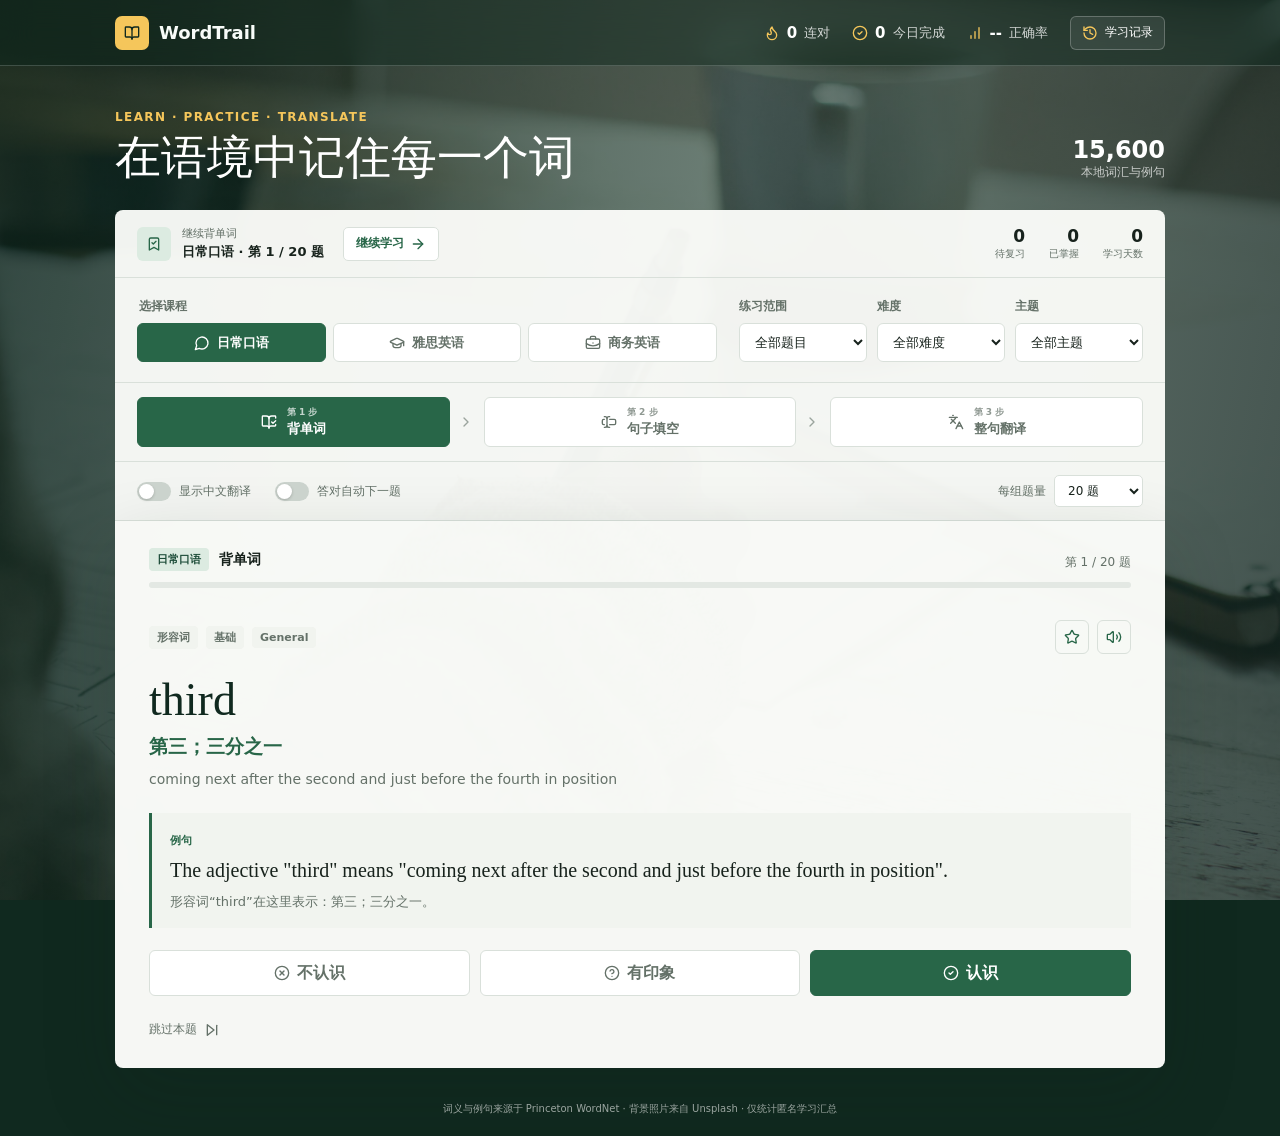
<file: index.html>
<!doctype html>
<html lang="zh-CN">
<head>
  <meta charset="UTF-8">
  <meta name="viewport" content="width=device-width, initial-scale=1.0">
  <meta name="description" content="雅思、日常口语和商务英语的单词学习、句子填空与整句翻译练习。">
  <title>WordTrail 英语学习</title>
  <script type="module" crossorigin src="./assets/main-DTE3OWhO.js"></script>
  <link rel="modulepreload" crossorigin href="./assets/cloudbase-rpc-BMMtAu0U.js">
  <link rel="stylesheet" crossorigin href="./assets/main-DLjFJu4E.css">
</head>
<body>
  <div class="page-overlay" aria-hidden="true"></div>

  <header class="site-header">
    <a class="brand" href="#" aria-label="WordTrail 首页">
      <span class="brand-mark"><i data-lucide="book-open" aria-hidden="true"></i></span>
      <span>WordTrail</span>
    </a>
    <div class="header-stats" aria-label="今日学习统计">
      <span><i data-lucide="flame" aria-hidden="true"></i><strong id="streak-count">0</strong> 连对</span>
      <span><i data-lucide="circle-check" aria-hidden="true"></i><strong id="today-count">0</strong> 今日完成</span>
      <span><i data-lucide="chart-no-axes-column-increasing" aria-hidden="true"></i><strong id="accuracy-count">--</strong> 正确率</span>
      <button id="history-button" class="header-button" type="button" aria-label="打开学习记录"><i data-lucide="history" aria-hidden="true"></i>学习记录</button>
    </div>
  </header>

  <main class="app-shell">
    <section class="course-head" aria-labelledby="page-title">
      <div>
        <p class="eyebrow">Learn · Practice · Translate</p>
        <h1 id="page-title">在语境中记住每一个词</h1>
      </div>
      <p class="course-total"><strong id="course-count">15,600</strong><span>本地词汇与例句</span></p>
    </section>

    <section class="learning-overview" aria-label="学习概览">
      <div class="resume-summary">
        <span class="resume-icon"><i data-lucide="bookmark-check" aria-hidden="true"></i></span>
        <div>
          <span id="resume-label">开始今天的学习</span>
          <strong id="resume-title">选择课程后开始练习</strong>
        </div>
        <button id="resume-button" class="resume-button" type="button" hidden>继续学习<i data-lucide="arrow-right" aria-hidden="true"></i></button>
      </div>
      <div class="overview-metrics">
        <span><strong id="due-count">0</strong>待复习</span>
        <span><strong id="mastered-count">0</strong>已掌握</span>
        <span><strong id="study-days">0</strong>学习天数</span>
      </div>
    </section>

    <section class="filter-bar" aria-label="课程筛选">
      <fieldset class="course-switcher">
        <legend>选择课程</legend>
        <label>
          <input type="radio" name="course" value="daily" checked>
          <span><i data-lucide="message-circle" aria-hidden="true"></i>日常口语</span>
        </label>
        <label>
          <input type="radio" name="course" value="ielts">
          <span><i data-lucide="graduation-cap" aria-hidden="true"></i>雅思英语</span>
        </label>
        <label>
          <input type="radio" name="course" value="business">
          <span><i data-lucide="briefcase-business" aria-hidden="true"></i>商务英语</span>
        </label>
      </fieldset>

      <div class="select-fields">
        <label>
          <span>练习范围</span>
          <select id="scope-filter">
            <option value="all">全部题目</option>
            <option value="due">到期复习</option>
            <option value="wrong">错题本</option>
            <option value="favorites">收藏夹</option>
          </select>
        </label>
        <label>
          <span>难度</span>
          <select id="difficulty-filter">
            <option value="all">全部难度</option>
            <option value="Basic">基础</option>
            <option value="Intermediate">进阶</option>
            <option value="Advanced">高阶</option>
          </select>
        </label>
        <label>
          <span>主题</span>
          <select id="topic-filter">
            <option value="all">全部主题</option>
          </select>
        </label>
      </div>
    </section>

    <nav class="mode-switcher" aria-label="学习模式">
      <button type="button" data-mode="learn" aria-pressed="true">
        <i data-lucide="book-open-check" aria-hidden="true"></i>
        <span><small>第 1 步</small>背单词</span>
      </button>
      <i data-lucide="chevron-right" aria-hidden="true"></i>
      <button type="button" data-mode="cloze" aria-pressed="false">
        <i data-lucide="text-cursor-input" aria-hidden="true"></i>
        <span><small>第 2 步</small>句子填空</span>
      </button>
      <i data-lucide="chevron-right" aria-hidden="true"></i>
      <button type="button" data-mode="translate" aria-pressed="false">
        <i data-lucide="languages" aria-hidden="true"></i>
        <span><small>第 3 步</small>整句翻译</span>
      </button>
    </nav>

    <section class="preference-strip" aria-label="练习偏好">
      <label class="switch-control">
        <input id="translation-toggle" type="checkbox">
        <span class="switch-track" aria-hidden="true"></span>
        <span>显示中文翻译</span>
      </label>
      <label class="switch-control">
        <input id="auto-next-toggle" type="checkbox">
        <span class="switch-track" aria-hidden="true"></span>
        <span>答对自动下一题</span>
      </label>
      <label class="goal-control" for="goal-select">
        <span>每组题量</span>
        <select id="goal-select">
          <option value="10">10 题</option>
          <option value="20" selected>20 题</option>
          <option value="30">30 题</option>
        </select>
      </label>
    </section>

    <section class="practice-panel" aria-labelledby="practice-title">
      <div class="practice-progress">
        <div class="progress-copy">
          <div>
            <span id="course-label">日常口语</span>
            <strong id="practice-title">今日练习</strong>
          </div>
          <span id="progress-label">第 1 / 20 题</span>
        </div>
        <div class="progress-track" role="progressbar" aria-label="今日练习进度" aria-valuemin="0" aria-valuemax="20" aria-valuenow="0">
          <div id="progress-bar"></div>
        </div>
      </div>

      <div id="loading-state" class="loading-state" aria-live="polite">
        <i data-lucide="loader-circle" aria-hidden="true"></i>
        <span>正在载入课程词库...</span>
      </div>

      <div id="question-view" class="question-view" hidden>
        <div class="question-meta">
          <span id="part-of-speech">名词</span>
          <span id="question-difficulty">基础</span>
          <span id="question-topic">General</span>
          <button id="favorite-button" class="icon-button" type="button" aria-label="收藏当前单词" aria-pressed="false" data-tooltip="收藏当前单词">
            <i data-lucide="star" aria-hidden="true"></i>
          </button>
          <button id="speak-button" class="icon-button" type="button" aria-label="朗读完整句子" data-tooltip="朗读完整句子">
            <i data-lucide="volume-2" aria-hidden="true"></i>
          </button>
        </div>

        <section id="learn-view" class="learn-view" aria-label="背单词">
          <p id="learn-word" class="learn-word"></p>
          <p id="learn-word-translation" class="learn-word-translation" lang="zh-CN"></p>
          <p id="learn-definition" class="learn-definition"></p>
          <div class="learn-example">
            <strong>例句</strong>
            <p id="learn-sentence"></p>
            <p id="learn-translation" lang="zh-CN"></p>
          </div>
          <div class="memory-actions" role="group" aria-label="选择记忆程度">
            <button type="button" data-rating="unknown"><i data-lucide="circle-x" aria-hidden="true"></i>不认识</button>
            <button type="button" data-rating="fuzzy"><i data-lucide="circle-help" aria-hidden="true"></i>有印象</button>
            <button type="button" data-rating="known"><i data-lucide="circle-check" aria-hidden="true"></i>认识</button>
          </div>
        </section>

        <section id="cloze-view" aria-label="句子填空" hidden>
          <p id="sentence" class="sentence"></p>
          <p class="answer-length" id="answer-length"></p>
          <p id="translation" class="translation" lang="zh-CN" hidden></p>

          <div id="hint-panel" class="hint-panel" hidden>
            <i data-lucide="lightbulb" aria-hidden="true"></i>
            <div>
              <strong>词义提示</strong>
              <p id="definition"></p>
              <span id="letter-hint"></span>
            </div>
          </div>

          <form id="answer-form" novalidate>
            <label for="answer-input">你的答案</label>
            <div class="answer-row">
              <input id="answer-input" type="text" autocomplete="off" autocapitalize="none" spellcheck="false" placeholder="输入缺少的英文单词">
              <button id="submit-button" class="primary-button" type="submit">检查答案<i data-lucide="arrow-right" aria-hidden="true"></i></button>
            </div>
          </form>
        </section>

        <section id="translate-view" class="translate-view" aria-label="整句翻译" hidden>
          <span class="prompt-label">请翻译成英文</span>
          <p id="translate-prompt" class="translate-prompt" lang="zh-CN"></p>
          <form id="translate-form" novalidate>
            <label for="translate-input">你的英文句子</label>
            <textarea id="translate-input" rows="3" autocomplete="off" autocapitalize="sentences" spellcheck="true" placeholder="输入完整英文句子"></textarea>
            <button id="translate-submit" class="primary-button" type="submit">检查翻译<i data-lucide="arrow-right" aria-hidden="true"></i></button>
          </form>
          <div id="translation-comparison" class="translation-comparison" hidden></div>
        </section>

        <div id="feedback" class="feedback" aria-live="polite" hidden></div>

        <div class="secondary-actions">
          <button id="hint-button" class="text-button" type="button"><i data-lucide="sparkles" aria-hidden="true"></i>查看提示</button>
          <button id="skip-button" class="text-button" type="button">跳过本题<i data-lucide="skip-forward" aria-hidden="true"></i></button>
        </div>
      </div>

      <div id="empty-state" class="empty-state" hidden>
        <i data-lucide="search-x" aria-hidden="true"></i>
        <h2>没有符合条件的题目</h2>
        <p>请调整难度或主题筛选。</p>
      </div>

      <div id="completion-view" class="completion-view" hidden>
        <span class="completion-icon"><i data-lucide="trophy" aria-hidden="true"></i></span>
        <p class="eyebrow">Session complete</p>
        <h2>本组练习完成</h2>
        <p id="completion-copy"></p>
        <div class="completion-stats">
          <span><strong id="session-correct">0</strong><span id="session-correct-label">答对</span></span>
          <span><strong id="session-accuracy">0%</strong>正确率</span>
          <span><strong id="session-learned">0</strong><span id="session-learned-label">个词</span></span>
        </div>
        <button id="restart-button" class="primary-button" type="button">继续练习<i data-lucide="rotate-cw" aria-hidden="true"></i></button>
      </div>
    </section>

  </main>

  <footer>
    词义与例句来源于 Princeton WordNet · 背景照片来自 Unsplash · 仅统计匿名学习汇总
  </footer>

  <dialog id="history-dialog" class="history-dialog" aria-labelledby="history-title">
    <div class="dialog-head">
      <div>
        <p class="eyebrow">Learning history</p>
        <h2 id="history-title">学习记录</h2>
      </div>
      <button id="history-close" class="dialog-close" type="button" aria-label="关闭学习记录"><i data-lucide="x" aria-hidden="true"></i></button>
    </div>

    <section class="course-history" aria-labelledby="course-progress-title">
      <h3 id="course-progress-title">课程进度</h3>
      <div id="course-progress-list"></div>
    </section>

    <section class="recent-history" aria-labelledby="recent-history-title">
      <h3 id="recent-history-title">最近练习</h3>
      <ol id="recent-history-list"></ol>
      <p id="history-empty" class="history-empty">完成一组练习后，记录会显示在这里。</p>
    </section>
  </dialog>

  <script src="assets/lucide.min.js"></script>
</body>
</html>
</file>
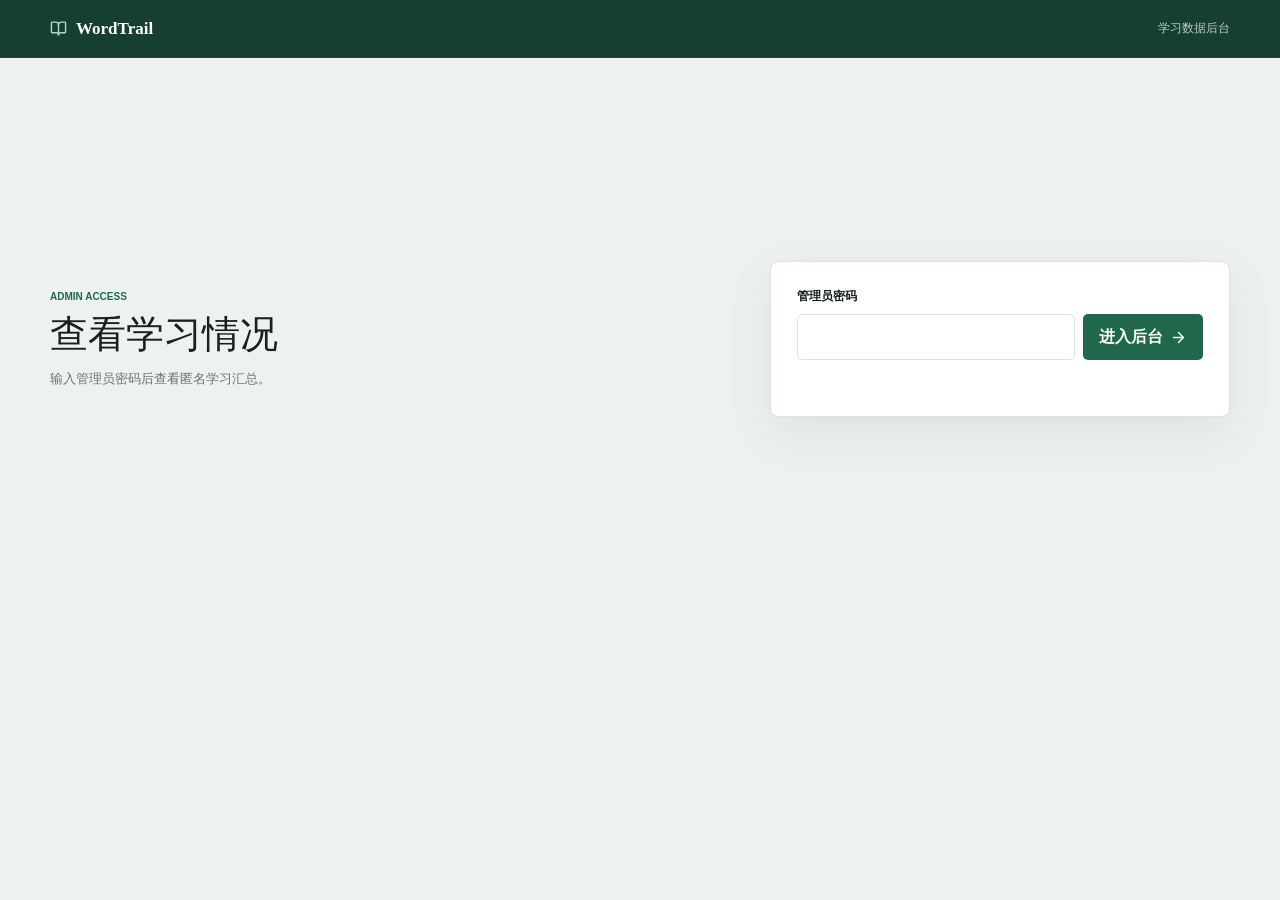
<file: admin.html>
<!doctype html>
<html lang="zh-CN">
<head>
  <meta charset="UTF-8">
  <meta name="viewport" content="width=device-width, initial-scale=1.0">
  <meta name="robots" content="noindex,nofollow">
  <title>WordTrail 学习后台</title>
  <script type="module" crossorigin src="./assets/admin-B0d4IXIC.js"></script>
  <link rel="modulepreload" crossorigin href="./assets/cloudbase-rpc-BMMtAu0U.js">
  <link rel="stylesheet" crossorigin href="./assets/admin-CplTq_2U.css">
</head>
<body>
  <header class="admin-header">
    <a class="admin-brand" href="./"><i data-lucide="book-open" aria-hidden="true"></i><span>WordTrail</span></a>
    <span>学习数据后台</span>
  </header>

  <main class="admin-shell">
    <section id="login-view" class="login-view" aria-labelledby="login-title">
      <div>
        <p class="eyebrow">ADMIN ACCESS</p>
        <h1 id="login-title">查看学习情况</h1>
        <p>输入管理员密码后查看匿名学习汇总。</p>
      </div>
      <form id="login-form">
        <label for="admin-password">管理员密码</label>
        <div class="password-row">
          <input id="admin-password" type="password" autocomplete="current-password" required>
          <button type="submit">进入后台<i data-lucide="arrow-right" aria-hidden="true"></i></button>
        </div>
        <p id="login-message" class="form-message" role="alert"></p>
      </form>
    </section>

    <section id="dashboard-view" hidden>
      <div class="dashboard-head">
        <div>
          <p class="eyebrow">LEARNING OVERVIEW</p>
          <h1>学习概览</h1>
          <p id="updated-at">正在读取数据</p>
        </div>
        <div class="dashboard-actions">
          <div class="range-switcher" role="group" aria-label="统计范围">
            <button type="button" data-days="1">今天</button>
            <button type="button" data-days="7" aria-pressed="true">近 7 天</button>
            <button type="button" data-days="30">近 30 天</button>
          </div>
          <button id="refresh-button" class="icon-button" type="button" aria-label="刷新数据" title="刷新数据"><i data-lucide="refresh-cw" aria-hidden="true"></i></button>
          <button id="logout-button" class="icon-button" type="button" aria-label="退出后台" title="退出后台"><i data-lucide="log-out" aria-hidden="true"></i></button>
        </div>
      </div>

      <div id="dashboard-message" class="dashboard-message" role="status"></div>

      <section class="metric-grid" aria-label="核心指标">
        <article><span>活跃学习者</span><strong id="metric-users">0</strong><small>匿名设备</small></article>
        <article><span>学习单词</span><strong id="metric-learned">0</strong><small>去重后累计</small></article>
        <article><span>答题数量</span><strong id="metric-attempts">0</strong><small>填空与翻译</small></article>
        <article><span>正确率</span><strong id="metric-accuracy">--</strong><small id="metric-correct">0 次答对</small></article>
        <article><span>学习时长</span><strong id="metric-duration">0 分钟</strong><small>有效操作时间</small></article>
        <article><span>跳过题目</span><strong id="metric-skipped">0</strong><small>未作答跳过</small></article>
      </section>

      <section class="data-section course-section" aria-labelledby="course-title">
        <div class="section-head"><h2 id="course-title">课程使用情况</h2><span>学习单词 / 答题 / 正确率</span></div>
        <div id="course-bars" class="course-bars"></div>
      </section>

      <section class="data-section" aria-labelledby="trend-title">
        <div class="section-head"><h2 id="trend-title">每日趋势</h2><span>按北京时间统计</span></div>
        <div class="table-wrap">
          <table>
            <thead><tr><th>日期</th><th>活跃学习者</th><th>学习单词</th><th>答题</th><th>正确率</th><th>时长</th></tr></thead>
            <tbody id="daily-table"></tbody>
          </table>
        </div>
      </section>

      <section class="data-section" aria-labelledby="learners-title">
        <div class="section-head"><h2 id="learners-title">最近学习者</h2><span>仅显示匿名编号</span></div>
        <div class="table-wrap">
          <table>
            <thead><tr><th>匿名用户</th><th>日期</th><th>最后活跃</th><th>主要课程</th><th>学习单词</th><th>答题</th><th>正确率</th><th>时长</th></tr></thead>
            <tbody id="learner-table"></tbody>
          </table>
        </div>
      </section>
    </section>
  </main>

  <script src="assets/lucide.min.js"></script>
</body>
</html>
</file>
<file: assets/main-DLjFJu4E.css>
:root{--forest-950: #10291f;--forest-800: #1d4d39;--forest-700: #286648;--forest-100: #dcebe1;--paper: #fbfcf9;--paper-soft: #f1f4ef;--ink: #17221c;--muted: #647168;--line: #d9e0da;--amber: #f5c65b;--amber-soft: #fff7dc;--red: #b63b3b;--red-soft: #fff0ee;--shadow: rgba(14, 35, 26, .2)}*{box-sizing:border-box}html{min-width:320px}body{min-height:100vh;margin:0;color:var(--ink);background:var(--forest-950);font-family:Inter,Microsoft YaHei,PingFang SC,system-ui,sans-serif;letter-spacing:0}button,input,select,textarea{font:inherit;letter-spacing:0}button,select{cursor:pointer}button:focus-visible,input:focus-visible,select:focus-visible,textarea:focus-visible{outline:3px solid rgba(245,198,91,.65);outline-offset:2px}.page-overlay{position:fixed;inset:0;z-index:-1;background:linear-gradient(100deg,#0a2218d1,#133023a1 52%,#0e221cc7),url(./english-study-background-C0vxnUAf.webp) center / cover no-repeat}.site-header{min-height:66px;display:flex;align-items:center;justify-content:space-between;gap:20px;padding:10px max(24px,calc((100% - 1050px)/2));color:#f8fcf9;border-bottom:1px solid rgba(255,255,255,.18);background:#0b251b75;-webkit-backdrop-filter:blur(16px);backdrop-filter:blur(16px)}.brand{display:inline-flex;align-items:center;gap:10px;color:inherit;text-decoration:none;font-size:18px;font-weight:700}.brand-mark{width:34px;height:34px;display:grid;place-items:center;border-radius:7px;color:var(--forest-950);background:var(--amber)}.header-stats{display:flex;align-items:center;gap:22px;font-size:13px;color:#fffc}.header-stats span{display:inline-flex;align-items:center;gap:7px}.header-stats strong{color:#fff;font-size:15px}.header-stats svg{color:var(--amber)}.header-button{min-height:34px;display:inline-flex;align-items:center;gap:7px;padding:0 11px;border:1px solid rgba(255,255,255,.24);border-radius:6px;color:#fff;background:#ffffff14;font-size:12px}.header-button:hover{background:#ffffff26}.app-shell{width:min(1050px,calc(100% - 36px));margin:0 auto;padding:44px 0 34px}.course-head{display:flex;align-items:flex-end;justify-content:space-between;gap:30px;margin-bottom:25px;color:#fff}.eyebrow{margin:0 0 7px;color:var(--amber);font-size:12px;font-weight:700;text-transform:uppercase;letter-spacing:1.4px}h1{max-width:680px;margin:0;font-family:Georgia,Times New Roman,serif;font-size:clamp(30px,4.3vw,46px);line-height:1.18;font-weight:400;letter-spacing:0}.course-total{display:flex;flex-direction:column;align-items:flex-end;margin:0 0 4px;color:#ffffffb8;font-size:12px;white-space:nowrap}.course-total strong{color:#fff;font-size:24px;font-weight:700}.learning-overview{display:grid;grid-template-columns:minmax(0,1fr) auto;align-items:center;gap:24px;padding:16px 22px;border-radius:8px 8px 0 0;color:var(--ink);background:#fbfcf9f5;border-bottom:1px solid var(--line)}.resume-summary{min-width:0;display:flex;align-items:center;gap:11px}.resume-icon{width:34px;height:34px;display:grid;place-items:center;flex:0 0 auto;border-radius:6px;color:var(--forest-700);background:var(--forest-100)}.resume-summary>div{min-width:0;display:flex;flex-direction:column;gap:2px}.resume-summary>div span{color:var(--muted);font-size:11px}.resume-summary>div strong{overflow:hidden;font-size:13px;white-space:nowrap;text-overflow:ellipsis}.resume-button{min-height:34px;display:inline-flex;align-items:center;gap:6px;margin-left:8px;padding:0 12px;border:1px solid var(--line);border-radius:5px;color:var(--forest-700);background:#fff;font-size:12px;font-weight:700}.resume-button:hover{background:var(--forest-100)}.overview-metrics{display:flex;align-items:center;gap:24px}.overview-metrics span{display:flex;flex-direction:column;gap:1px;color:var(--muted);font-size:10px;text-align:right;white-space:nowrap}.overview-metrics strong{color:var(--ink);font-size:17px}.filter-bar{display:grid;grid-template-columns:minmax(0,1fr) auto;align-items:end;gap:22px;padding:20px 22px;border-radius:0;color:var(--ink);background:#fbfcf9f5;border-bottom:1px solid var(--line)}.course-switcher{min-width:0;display:grid;grid-template-columns:repeat(3,minmax(0,1fr));gap:7px;margin:0;padding:0;border:0}.course-switcher legend,.select-fields label>span{display:block;margin-bottom:8px;color:var(--muted);font-size:12px;font-weight:700}.course-switcher legend{grid-column:1 / -1}.course-switcher label{display:block;margin:0}.course-switcher input{position:absolute;opacity:0;pointer-events:none}.course-switcher label span{width:100%;height:39px;display:inline-flex;align-items:center;gap:7px;padding:0 13px;border:1px solid var(--line);border-radius:6px;background:#fff;color:var(--muted);font-size:13px;font-weight:600;cursor:pointer;justify-content:center}.course-switcher input:checked+span{color:#fff;border-color:var(--forest-700);background:var(--forest-700)}.course-switcher input:focus-visible+span{outline:3px solid rgba(245,198,91,.65);outline-offset:2px}.select-fields{display:flex;gap:10px}.select-fields label{width:128px}.select-fields select{width:100%;height:39px;padding:0 30px 0 11px;border:1px solid var(--line);border-radius:6px;color:var(--ink);background:#fff;font-size:13px}.mode-switcher{display:grid;grid-template-columns:minmax(0,1fr) 18px minmax(0,1fr) 18px minmax(0,1fr);align-items:center;gap:8px;padding:14px 22px;border-bottom:1px solid var(--line);background:#fbfcf9f5}.mode-switcher>svg{color:#9aa49d}.mode-switcher button{min-height:50px;display:flex;align-items:center;justify-content:center;gap:10px;padding:7px 12px;border:1px solid var(--line);border-radius:6px;color:var(--muted);background:#fff}.mode-switcher button>svg{flex:0 0 auto}.mode-switcher button span{display:flex;flex-direction:column;align-items:flex-start;gap:1px;font-size:13px;font-weight:700}.mode-switcher button small{color:inherit;font-size:9px;font-weight:600;opacity:.72}.mode-switcher button[aria-pressed=true]{color:#fff;border-color:var(--forest-700);background:var(--forest-700)}.mode-switcher button:not([aria-pressed=true]):hover{color:var(--forest-700);background:var(--forest-100)}.preference-strip{display:flex;align-items:center;gap:24px;padding:13px 22px;color:var(--muted);background:#fbfcf9f5;border-bottom:1px solid var(--line);font-size:12px}.switch-control{display:inline-flex;align-items:center;gap:8px;cursor:pointer}.switch-control input{position:absolute;opacity:0;pointer-events:none}.switch-track{width:34px;height:19px;position:relative;flex:0 0 auto;border-radius:10px;background:#cbd3cd;transition:background .2s ease}.switch-track:after{content:"";width:15px;height:15px;position:absolute;top:2px;left:2px;border-radius:50%;background:#fff;box-shadow:0 1px 3px #0003;transition:transform .2s ease}.switch-control input:checked+.switch-track{background:var(--forest-700)}.switch-control input:checked+.switch-track:after{transform:translate(15px)}.switch-control input:focus-visible+.switch-track{outline:3px solid rgba(245,198,91,.65);outline-offset:2px}.goal-control{display:inline-flex;align-items:center;gap:8px;margin-left:auto}.goal-control select{height:32px;padding:0 26px 0 9px;border:1px solid var(--line);border-radius:5px;color:var(--ink);background:#fff;font-size:12px}.practice-panel{min-height:430px;padding:27px 34px 25px;border-radius:0 0 8px 8px;background:#fbfcf9fa;box-shadow:0 28px 75px var(--shadow)}.practice-progress{margin-bottom:32px}.progress-copy{display:flex;align-items:end;justify-content:space-between;gap:16px;margin-bottom:11px}.progress-copy div{display:flex;align-items:center;gap:10px}.progress-copy div span{padding:4px 8px;border-radius:4px;color:var(--forest-800);background:var(--forest-100);font-size:11px;font-weight:700}.progress-copy strong{font-size:14px}.progress-copy>span{color:var(--muted);font-size:12px}.progress-track{height:6px;overflow:hidden;border-radius:3px;background:#e3e8e3}.progress-track div{width:0;height:100%;background:var(--forest-700);transition:width .25s ease}.loading-state,.empty-state{min-height:280px;display:grid;place-items:center;align-content:center;gap:10px;color:var(--muted);text-align:center}.loading-state svg{animation:rotate 1.2s linear infinite}.empty-state svg{width:28px;height:28px}.empty-state h2{margin:5px 0 0;font-size:18px}.empty-state p{margin:0;font-size:13px}.completion-view{min-height:330px;display:grid;place-items:center;align-content:center;text-align:center}.completion-icon{width:52px;height:52px;display:grid;place-items:center;margin-bottom:13px;border-radius:50%;color:#79580d;background:var(--amber-soft)}.completion-icon svg{width:25px;height:25px}.completion-view .eyebrow{margin-bottom:5px;color:var(--forest-700)}.completion-view h2{margin:0;font-family:Georgia,Times New Roman,serif;font-size:28px;font-weight:400}.completion-view>p:not(.eyebrow){margin:8px 0 20px;color:var(--muted);font-size:13px}.completion-stats{display:flex;gap:30px;margin-bottom:22px}.completion-stats>span{display:flex;flex-direction:column;gap:3px;color:var(--muted);font-size:11px}.completion-stats>span>span{color:var(--muted);font-size:11px}.completion-stats strong{color:var(--ink);font-size:20px}.completion-view .primary-button{min-width:160px}@keyframes rotate{to{transform:rotate(360deg)}}.question-meta{display:flex;align-items:center;gap:8px;min-height:34px}.question-meta>span{padding:4px 8px;border-radius:4px;color:var(--muted);background:var(--paper-soft);font-size:11px;font-weight:700}.icon-button{width:34px;height:34px;display:grid;place-items:center;border:1px solid var(--line);border-radius:6px;color:var(--forest-700);background:transparent}.icon-button:hover{background:var(--forest-100)}#favorite-button{margin-left:auto}#favorite-button[aria-pressed=true]{color:#815d08;border-color:#e4bd55;background:var(--amber-soft)}#favorite-button[aria-pressed=true] svg{fill:currentColor}.learn-view{padding:10px 0 2px}.learn-word{margin:10px 0 5px;font-family:Georgia,Times New Roman,serif;font-size:46px;line-height:1.15;color:var(--forest-950)}.learn-word-translation{max-width:780px;margin:0 0 6px;color:var(--forest-700);font-size:19px;font-weight:700;line-height:1.55}.learn-definition{max-width:780px;margin:0 0 22px;color:var(--muted);font-size:14px;line-height:1.65}.learn-example{padding:16px 18px;border-left:3px solid var(--forest-700);background:var(--paper-soft)}.learn-example strong{color:var(--forest-700);font-size:11px;text-transform:uppercase}.learn-example p{margin:6px 0 0;line-height:1.6}.learn-example #learn-sentence{font-family:Georgia,Times New Roman,serif;font-size:20px}.learn-example #learn-translation{color:var(--muted);font-size:13px}.memory-actions{display:grid;grid-template-columns:repeat(3,minmax(0,1fr));gap:10px;margin-top:22px}.memory-actions button{min-height:46px;display:inline-flex;align-items:center;justify-content:center;gap:7px;border:1px solid var(--line);border-radius:6px;color:var(--muted);background:#fff;font-weight:700}.memory-actions button:hover{color:var(--forest-700);border-color:#abc4b5;background:var(--forest-100)}.memory-actions button[data-rating=known]{color:#fff;border-color:var(--forest-700);background:var(--forest-700)}.memory-actions button[data-rating=known]:hover{background:var(--forest-800)}.memory-actions button:disabled{cursor:default;opacity:.55}.sentence{margin:22px 0 9px;font-family:Georgia,Times New Roman,serif;font-size:clamp(25px,3.5vw,34px);line-height:1.55;letter-spacing:0}.sentence .blank{display:inline-block;min-width:135px;margin:0 5px;padding:0 8px 2px;border-bottom:3px solid var(--forest-700);color:var(--forest-700);text-align:center;font-family:Inter,system-ui,sans-serif;font-size:.62em;vertical-align:.12em}.answer-length{margin:0 0 20px;color:var(--muted);font-size:12px}.translation{margin:-9px 0 20px;padding-left:12px;border-left:3px solid var(--amber);color:#4e5d53;font-size:14px;line-height:1.65}.hint-panel{display:flex;align-items:flex-start;gap:11px;margin:0 0 20px;padding:14px 16px;border-radius:6px;color:#66501b;background:var(--amber-soft)}.hint-panel svg{margin-top:1px;color:#a1740b}.hint-panel strong{font-size:12px}.hint-panel p{margin:4px 0 3px;font-size:13px;line-height:1.55}.hint-panel span{font-size:12px;opacity:.82}#answer-form>label{display:block;margin-bottom:8px;font-size:13px;font-weight:700}.answer-row{display:grid;grid-template-columns:minmax(0,1fr) auto;gap:10px}#answer-input{min-width:0;height:50px;padding:0 15px;border:1px solid var(--line);border-radius:6px;color:var(--ink);background:#fff}#answer-input::placeholder{color:#9aa39c}#answer-input:focus{border-color:var(--forest-700)}#answer-input.is-error{border-color:var(--red);background:var(--red-soft)}.translate-view{padding-top:8px}.prompt-label{display:inline-block;margin-bottom:8px;color:var(--forest-700);font-size:11px;font-weight:700}.translate-prompt{max-width:880px;margin:0 0 22px;font-family:Georgia,Microsoft YaHei,PingFang SC,serif;font-size:24px;line-height:1.6}#translate-form{display:grid;grid-template-columns:minmax(0,1fr) auto;align-items:end;gap:10px}#translate-form label{grid-column:1 / -1;margin-bottom:-2px;font-size:13px;font-weight:700}#translate-input{min-width:0;min-height:92px;resize:vertical;padding:13px 15px;border:1px solid var(--line);border-radius:6px;color:var(--ink);background:#fff;line-height:1.55}#translate-input:focus{border-color:var(--forest-700)}#translate-input.is-error{border-color:var(--red);background:var(--red-soft)}#translate-form .primary-button{margin-bottom:21px}.translation-comparison{margin-top:14px;padding:14px 16px;border:1px solid var(--line);border-radius:6px;background:var(--paper-soft)}.translation-comparison>strong{font-size:12px}.comparison-line{display:flex;flex-wrap:wrap;gap:6px;margin:9px 0 0;font-family:Georgia,Times New Roman,serif;font-size:17px;line-height:1.5}.comparison-line span{padding:1px 3px;border-radius:3px}.word-match{color:var(--forest-800);background:var(--forest-100)}.word-missing{color:var(--red);background:var(--red-soft);text-decoration:underline;text-decoration-style:dotted}.comparison-extras{margin:9px 0 0;color:var(--red);font-size:12px}.primary-button{min-width:145px;height:50px;display:inline-flex;align-items:center;justify-content:center;gap:8px;padding:0 18px;border:0;border-radius:6px;color:#fff;background:var(--forest-700);font-weight:700}.primary-button:hover{background:var(--forest-800)}.feedback{display:flex;align-items:flex-start;gap:10px;margin-top:14px;padding:12px 14px;border-radius:6px;font-size:13px;line-height:1.55}.feedback.correct{color:var(--forest-800);background:var(--forest-100)}.feedback.wrong{color:var(--red);background:var(--red-soft)}.feedback strong{font-weight:700}.secondary-actions{display:flex;justify-content:space-between;gap:12px;margin-top:18px}.text-button{display:inline-flex;align-items:center;gap:7px;padding:5px 0;border:0;color:var(--muted);background:transparent;font-size:12px}.text-button:hover{color:var(--forest-700)}.keyboard-tip{margin:16px 0 0;color:#ffffffc7;font-size:12px;text-align:center}kbd{padding:2px 6px;border:1px solid rgba(255,255,255,.35);border-radius:3px;color:#fff;font:inherit}footer{padding:0 18px 20px;color:#ffffff94;font-size:10px;text-align:center}[hidden]{display:none!important}.history-dialog{width:min(680px,calc(100% - 28px));max-height:min(760px,calc(100vh - 32px));overflow:auto;padding:0;border:0;border-radius:8px;color:var(--ink);background:var(--paper);box-shadow:0 30px 90px #0000004d}.history-dialog::backdrop{background:#071912ad;-webkit-backdrop-filter:blur(4px);backdrop-filter:blur(4px)}.dialog-head{position:sticky;top:0;z-index:1;display:flex;align-items:center;justify-content:space-between;gap:20px;padding:22px 24px 18px;border-bottom:1px solid var(--line);background:var(--paper)}.dialog-head .eyebrow{margin-bottom:3px;color:var(--forest-700)}.dialog-head h2{margin:0;font-family:Georgia,Times New Roman,serif;font-size:27px;font-weight:400}.dialog-close{width:34px;height:34px;display:grid;place-items:center;border:1px solid var(--line);border-radius:6px;color:var(--muted);background:transparent}.dialog-close:hover{color:var(--ink);background:var(--paper-soft)}.course-history,.recent-history{padding:20px 24px}.course-history{border-bottom:1px solid var(--line)}.course-history h3,.recent-history h3{margin:0 0 15px;font-size:13px}.course-progress-row{display:grid;grid-template-columns:82px minmax(0,1fr) 108px;align-items:center;gap:12px;margin:12px 0}.course-progress-row>span{font-size:12px;font-weight:700}.course-progress-row .course-progress-copy{color:var(--muted);font-size:11px;text-align:right}.course-progress-track{height:6px;overflow:hidden;border-radius:3px;background:#e3e8e3}.course-progress-track div{height:100%;background:var(--forest-700)}.recent-history ol{margin:0;padding:0;list-style:none}.recent-history li{display:grid;grid-template-columns:minmax(0,1fr) auto;gap:12px;padding:12px 0;border-bottom:1px solid var(--line)}.recent-history li:last-child{border-bottom:0}.recent-history li div{display:flex;flex-direction:column;gap:3px}.recent-history li strong{font-size:13px}.recent-history li span,.recent-history li time{color:var(--muted);font-size:11px}.recent-history li>span{align-self:center;color:var(--forest-700);font-size:13px;font-weight:700}.history-empty{margin:10px 0 4px;color:var(--muted);font-size:12px}@media(max-width:800px){.app-shell{padding-top:32px}.learning-overview{grid-template-columns:1fr;gap:12px}.overview-metrics{justify-content:space-between;padding-left:45px}.filter-bar{grid-template-columns:1fr;align-items:stretch}.select-fields{flex-wrap:wrap}.select-fields label{width:auto;flex:1 1 110px}}@media(max-width:560px){.site-header{min-height:58px;padding:9px 16px}.brand{font-size:16px}.brand-mark{width:31px;height:31px}.header-stats{gap:13px}.header-stats span{gap:4px}.header-stats span:first-child{display:none}.header-button{width:34px;padding:0;justify-content:center;font-size:0}.app-shell{width:min(100% - 20px,1050px);padding:27px 0 24px}.course-head{align-items:flex-start;margin-bottom:18px}h1{max-width:285px;font-size:31px}.course-total{margin-top:21px}.course-total strong{font-size:19px}.course-total span{display:none}.learning-overview{padding:14px 16px}.resume-button{margin-left:auto;padding:0 9px}.overview-metrics{gap:16px;padding-left:0}.overview-metrics span{text-align:left}.filter-bar{padding:16px;gap:16px}.course-switcher>label{width:auto;margin:0}.course-switcher label span{width:100%;height:auto;min-height:52px;justify-content:center;flex-direction:column;gap:4px;padding:7px 4px;text-align:center}.select-fields{gap:8px}.mode-switcher{grid-template-columns:repeat(3,minmax(0,1fr));gap:6px;padding:12px 16px}.mode-switcher>svg{display:none}.mode-switcher button{min-height:57px;flex-direction:column;gap:3px;padding:6px 4px}.mode-switcher button span{align-items:center;font-size:12px}.preference-strip{flex-wrap:wrap;gap:12px 18px;padding:12px 16px}.goal-control{width:100%;justify-content:space-between;margin-left:0;padding-top:9px;border-top:1px solid var(--line)}.practice-panel{min-height:435px;padding:23px 18px 20px}.practice-progress{margin-bottom:26px}.progress-copy div{gap:7px}.sentence{margin-top:18px;font-size:25px}.sentence .blank{min-width:98px}.learn-word{font-size:38px}.learn-example #learn-sentence{font-size:18px}.memory-actions{gap:7px}.memory-actions button{min-height:52px;flex-direction:column;gap:3px;font-size:12px}.answer-row{grid-template-columns:1fr}.translate-prompt{font-size:21px}#translate-form{grid-template-columns:1fr}#translate-form .primary-button{margin-bottom:0}.primary-button{width:100%}.completion-stats{gap:22px}.completion-view .primary-button{width:auto}.history-dialog{max-height:calc(100vh - 20px)}.dialog-head,.course-history,.recent-history{padding-left:18px;padding-right:18px}.course-progress-row{grid-template-columns:72px minmax(0,1fr)}.course-progress-row .course-progress-copy{grid-column:2;text-align:left}}@media(prefers-reduced-motion:reduce){*,*:before,*:after{scroll-behavior:auto!important;transition:none!important;animation-duration:.01ms!important;animation-iteration-count:1!important}}
</file>
<file: assets/admin-CplTq_2U.css>
:root{color-scheme:light;--ink: #17211d;--muted: #68736d;--line: #dce3de;--paper: #ffffff;--paper-soft: #f5f7f5;--green: #1f684b;--green-dark: #154b37;--green-soft: #e8f2ec;--red: #a43a35}*{box-sizing:border-box}body{min-width:320px;margin:0;color:var(--ink);background:#eef2ef;font-family:Microsoft YaHei,PingFang SC,Arial,sans-serif;letter-spacing:0}button,input{font:inherit}button{cursor:pointer}.admin-header{min-height:58px;display:flex;align-items:center;justify-content:space-between;gap:20px;padding:9px max(20px,calc((100% - 1180px)/2));border-bottom:1px solid #224c3b;color:#fff;background:#173f31}.admin-header>span{font-size:12px;color:#ffffffb8}.admin-brand{display:inline-flex;align-items:center;gap:9px;color:#fff;font:700 17px Georgia,serif;text-decoration:none}.admin-brand svg{color:#b7d5c3}.admin-shell{width:min(1180px,calc(100% - 32px));margin:0 auto;padding:46px 0 60px}.eyebrow{margin:0 0 7px;color:var(--green);font-size:10px;font-weight:800}h1{margin:0;font:400 38px Georgia,Times New Roman,serif}.login-view{min-height:470px;display:grid;grid-template-columns:minmax(0,1fr) minmax(340px,460px);align-items:center;gap:70px}.login-view>div>p:last-child,.dashboard-head p{margin:10px 0 0;color:var(--muted);font-size:13px}#login-form{padding:26px;border:1px solid var(--line);border-radius:8px;background:var(--paper);box-shadow:0 16px 48px #19372a14}#login-form label{display:block;margin-bottom:9px;font-size:12px;font-weight:700}.password-row{display:grid;grid-template-columns:minmax(0,1fr) auto;gap:8px}.password-row input{min-width:0;height:46px;padding:0 13px;border:1px solid var(--line);border-radius:5px;outline:none}.password-row input:focus{border-color:var(--green)}.password-row button{height:46px;display:inline-flex;align-items:center;gap:7px;padding:0 16px;border:0;border-radius:5px;color:#fff;background:var(--green);font-weight:700}.password-row button:hover{background:var(--green-dark)}.password-row button:disabled{cursor:not-allowed;opacity:.45}.form-message{min-height:20px;margin:10px 0 0;color:var(--red);font-size:12px}.dashboard-head{display:flex;align-items:flex-end;justify-content:space-between;gap:24px;margin-bottom:26px}.dashboard-actions{display:flex;align-items:center;gap:8px}.range-switcher{display:inline-flex;padding:3px;border:1px solid var(--line);border-radius:6px;background:var(--paper)}.range-switcher button{min-height:33px;padding:0 13px;border:0;border-radius:4px;color:var(--muted);background:transparent;font-size:12px}.range-switcher button[aria-pressed=true]{color:#fff;background:var(--green)}.icon-button{width:40px;height:40px;display:grid;place-items:center;border:1px solid var(--line);border-radius:6px;color:var(--muted);background:var(--paper)}.icon-button:hover{color:var(--green)}.dashboard-message{min-height:20px;margin:-14px 0 10px;color:var(--muted);font-size:12px}.metric-grid{display:grid;grid-template-columns:repeat(6,minmax(0,1fr));border:1px solid var(--line);border-radius:8px;background:var(--paper)}.metric-grid article{min-width:0;padding:20px;border-right:1px solid var(--line)}.metric-grid article:last-child{border-right:0}.metric-grid span,.metric-grid small{display:block;color:var(--muted);font-size:11px}.metric-grid strong{display:block;overflow-wrap:anywhere;margin:9px 0 5px;font:400 25px Georgia,serif}.data-section{margin-top:22px;border:1px solid var(--line);border-radius:8px;background:var(--paper)}.section-head{display:flex;align-items:center;justify-content:space-between;gap:16px;padding:17px 20px;border-bottom:1px solid var(--line)}.section-head h2{margin:0;font-size:14px}.section-head span{color:var(--muted);font-size:11px}.course-bars{padding:18px 20px}.course-row{display:grid;grid-template-columns:90px minmax(100px,1fr) 190px;align-items:center;gap:16px;padding:9px 0}.course-row strong{font-size:12px}.course-row>span{color:var(--muted);font-size:11px;text-align:right}.bar-track{height:8px;overflow:hidden;background:#e6ebe7}.bar-track div{height:100%;background:var(--green)}.table-wrap{overflow-x:auto}table{width:100%;border-collapse:collapse;font-size:12px;white-space:nowrap}th,td{padding:13px 18px;border-bottom:1px solid var(--line);text-align:left}th{color:var(--muted);background:var(--paper-soft);font-size:10px;font-weight:700}tbody tr:last-child td{border-bottom:0}tbody tr:hover{background:#fafcfb}code{color:var(--green-dark);font-family:Consolas,monospace}.empty-cell{padding:32px;color:var(--muted);text-align:center}.spin{animation:spin .8s linear infinite}@keyframes spin{to{transform:rotate(360deg)}}@media(max-width:980px){.metric-grid{grid-template-columns:repeat(3,1fr)}.metric-grid article:nth-child(3){border-right:0}.metric-grid article:nth-child(-n+3){border-bottom:1px solid var(--line)}}@media(max-width:680px){.admin-shell{width:min(100% - 20px,1180px);padding-top:28px}.login-view{min-height:0;grid-template-columns:1fr;gap:26px}h1{font-size:31px}#login-form{padding:18px}.password-row{grid-template-columns:1fr}.dashboard-head{align-items:flex-start;flex-direction:column}.dashboard-actions{width:100%}.range-switcher{flex:1}.range-switcher button{flex:1;padding:0 8px}.metric-grid{grid-template-columns:repeat(2,1fr)}.metric-grid article:nth-child(2n){border-right:0}.metric-grid article:nth-child(-n+4){border-bottom:1px solid var(--line)}.course-row{grid-template-columns:76px minmax(80px,1fr);gap:10px}.course-row>span{grid-column:2;text-align:left}}
</file>
